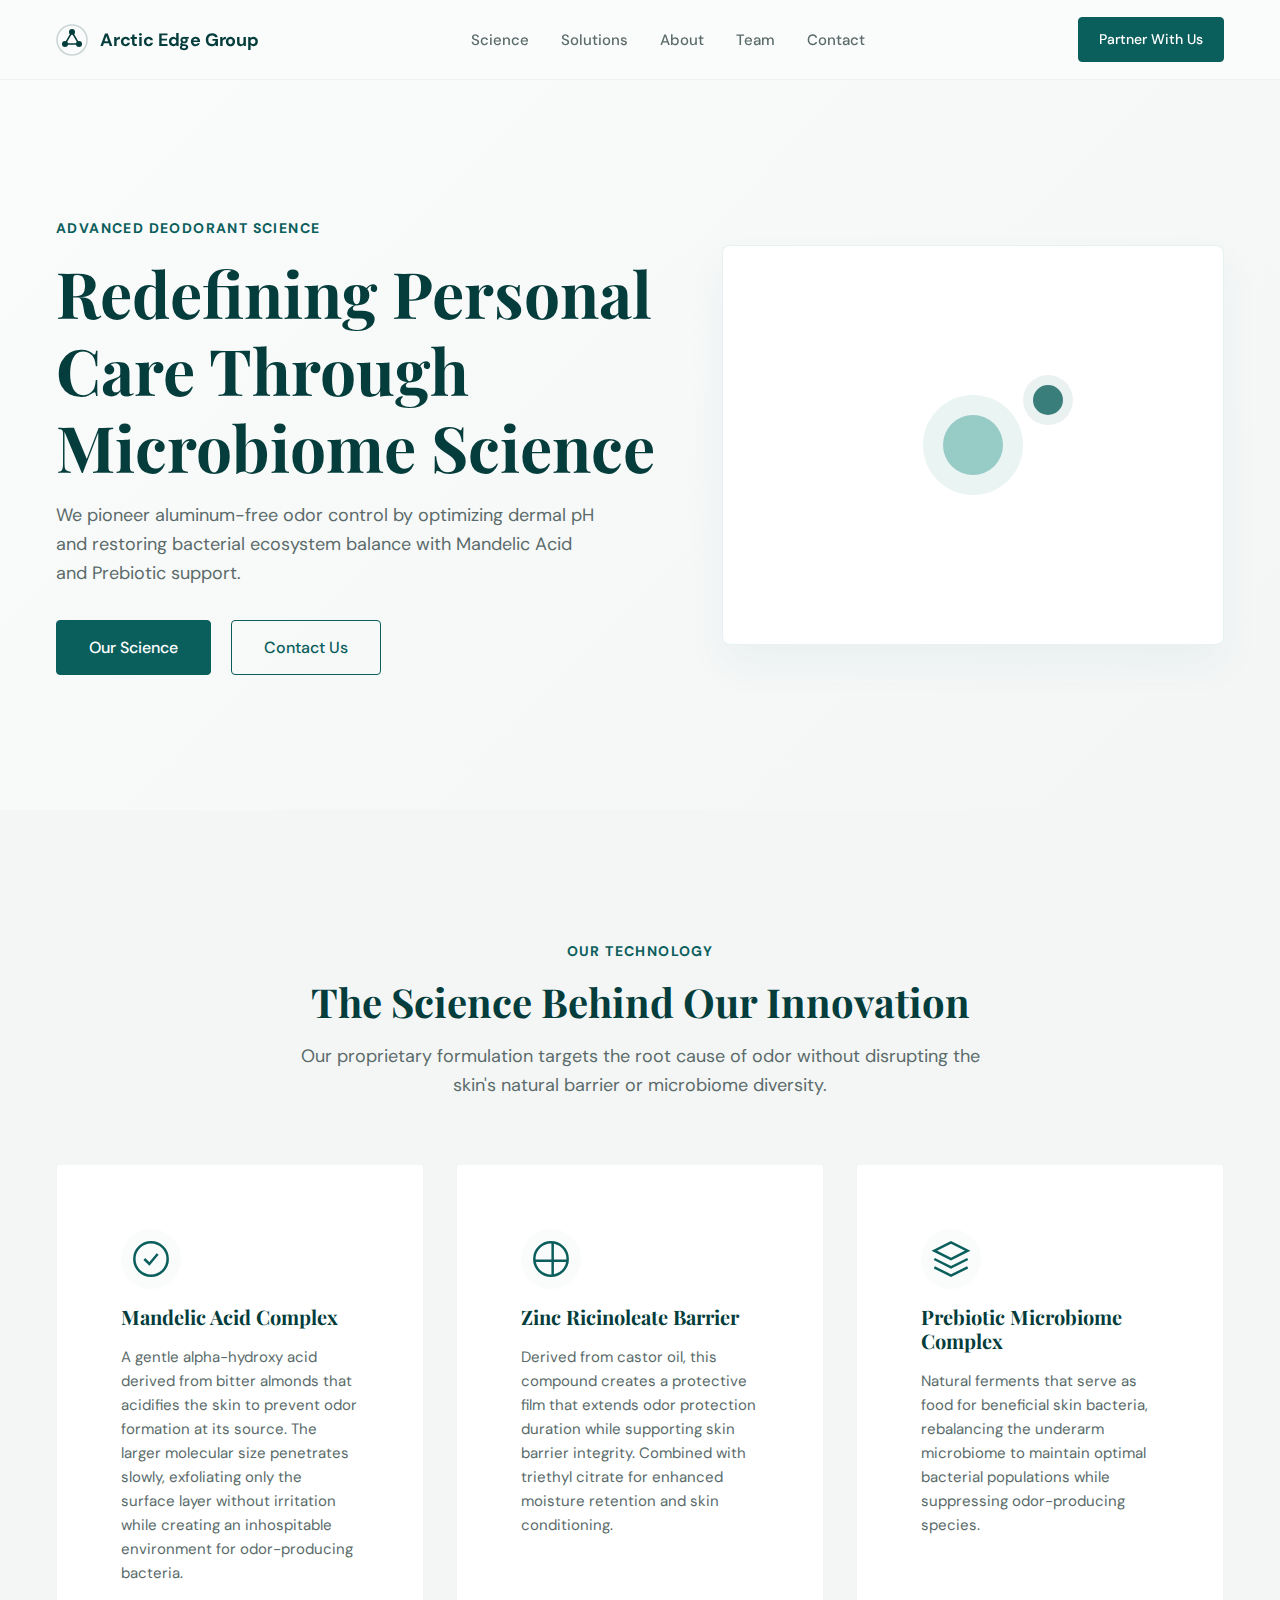
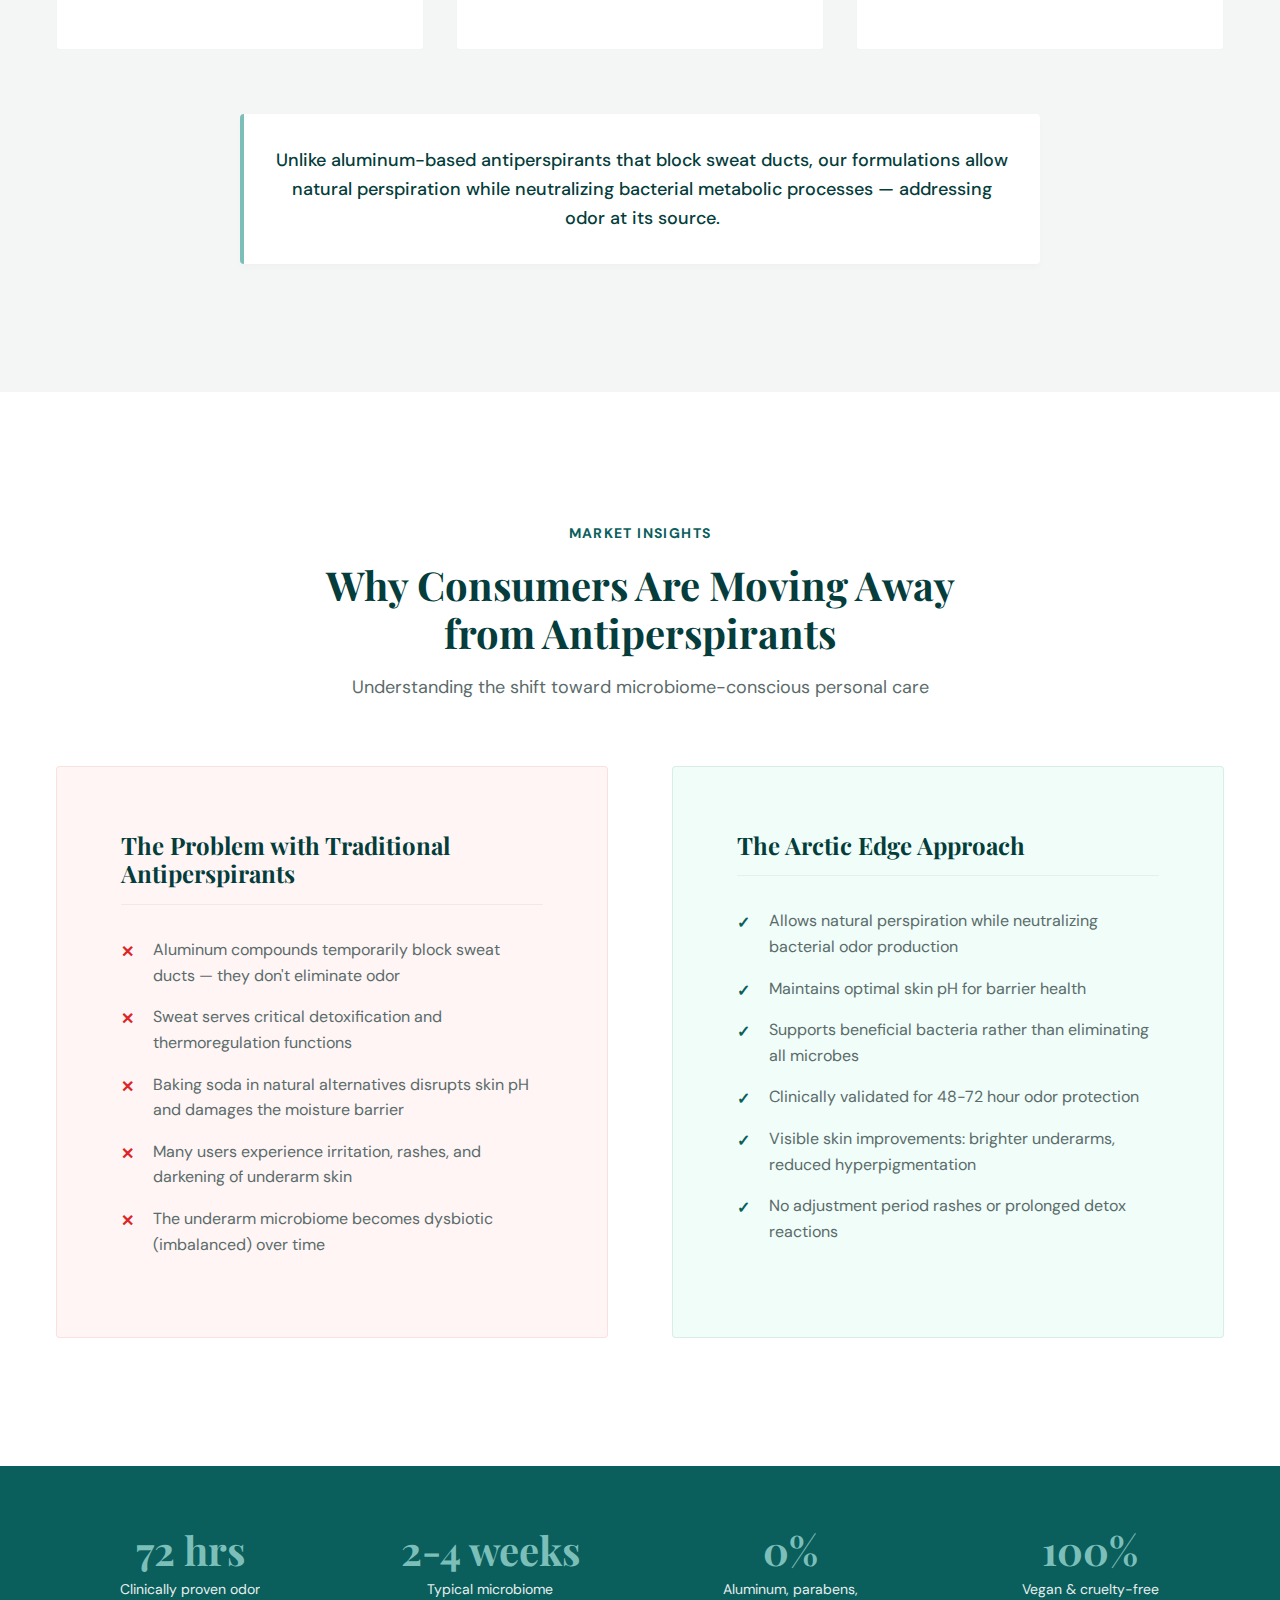
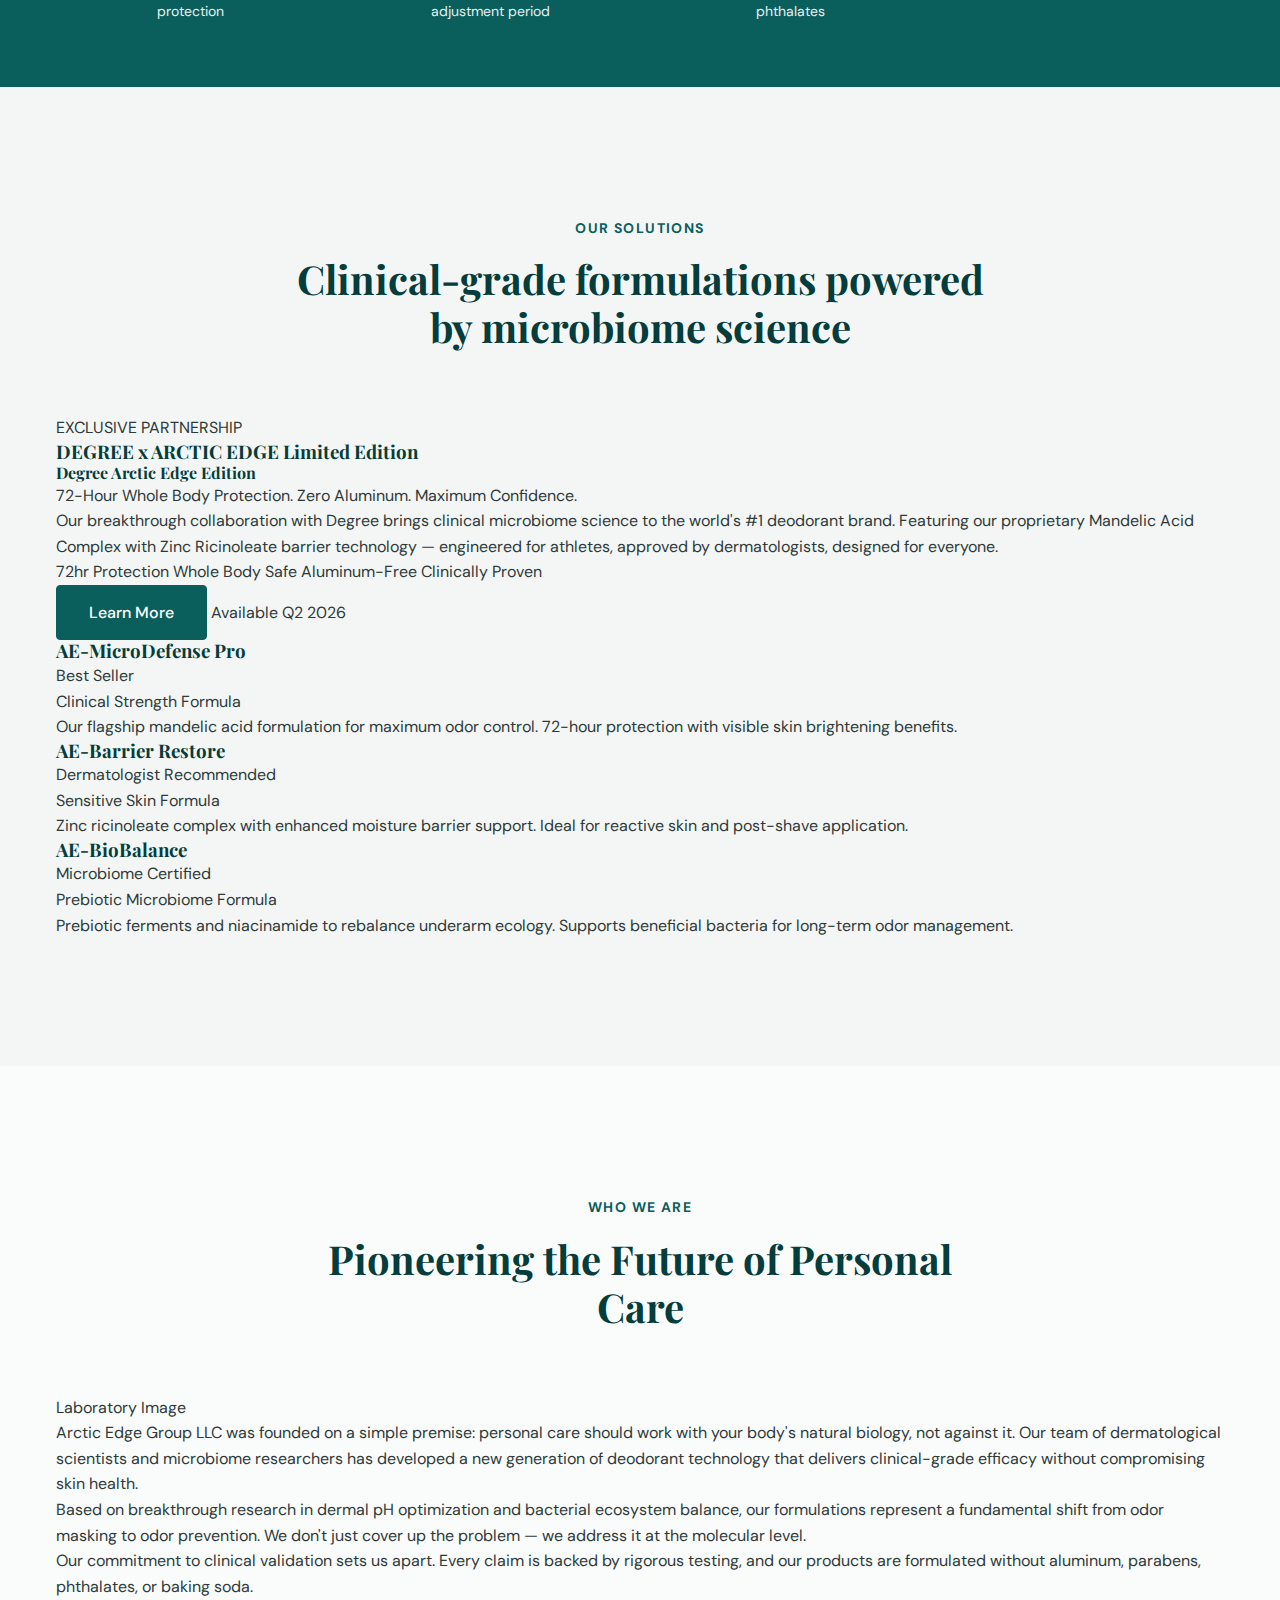
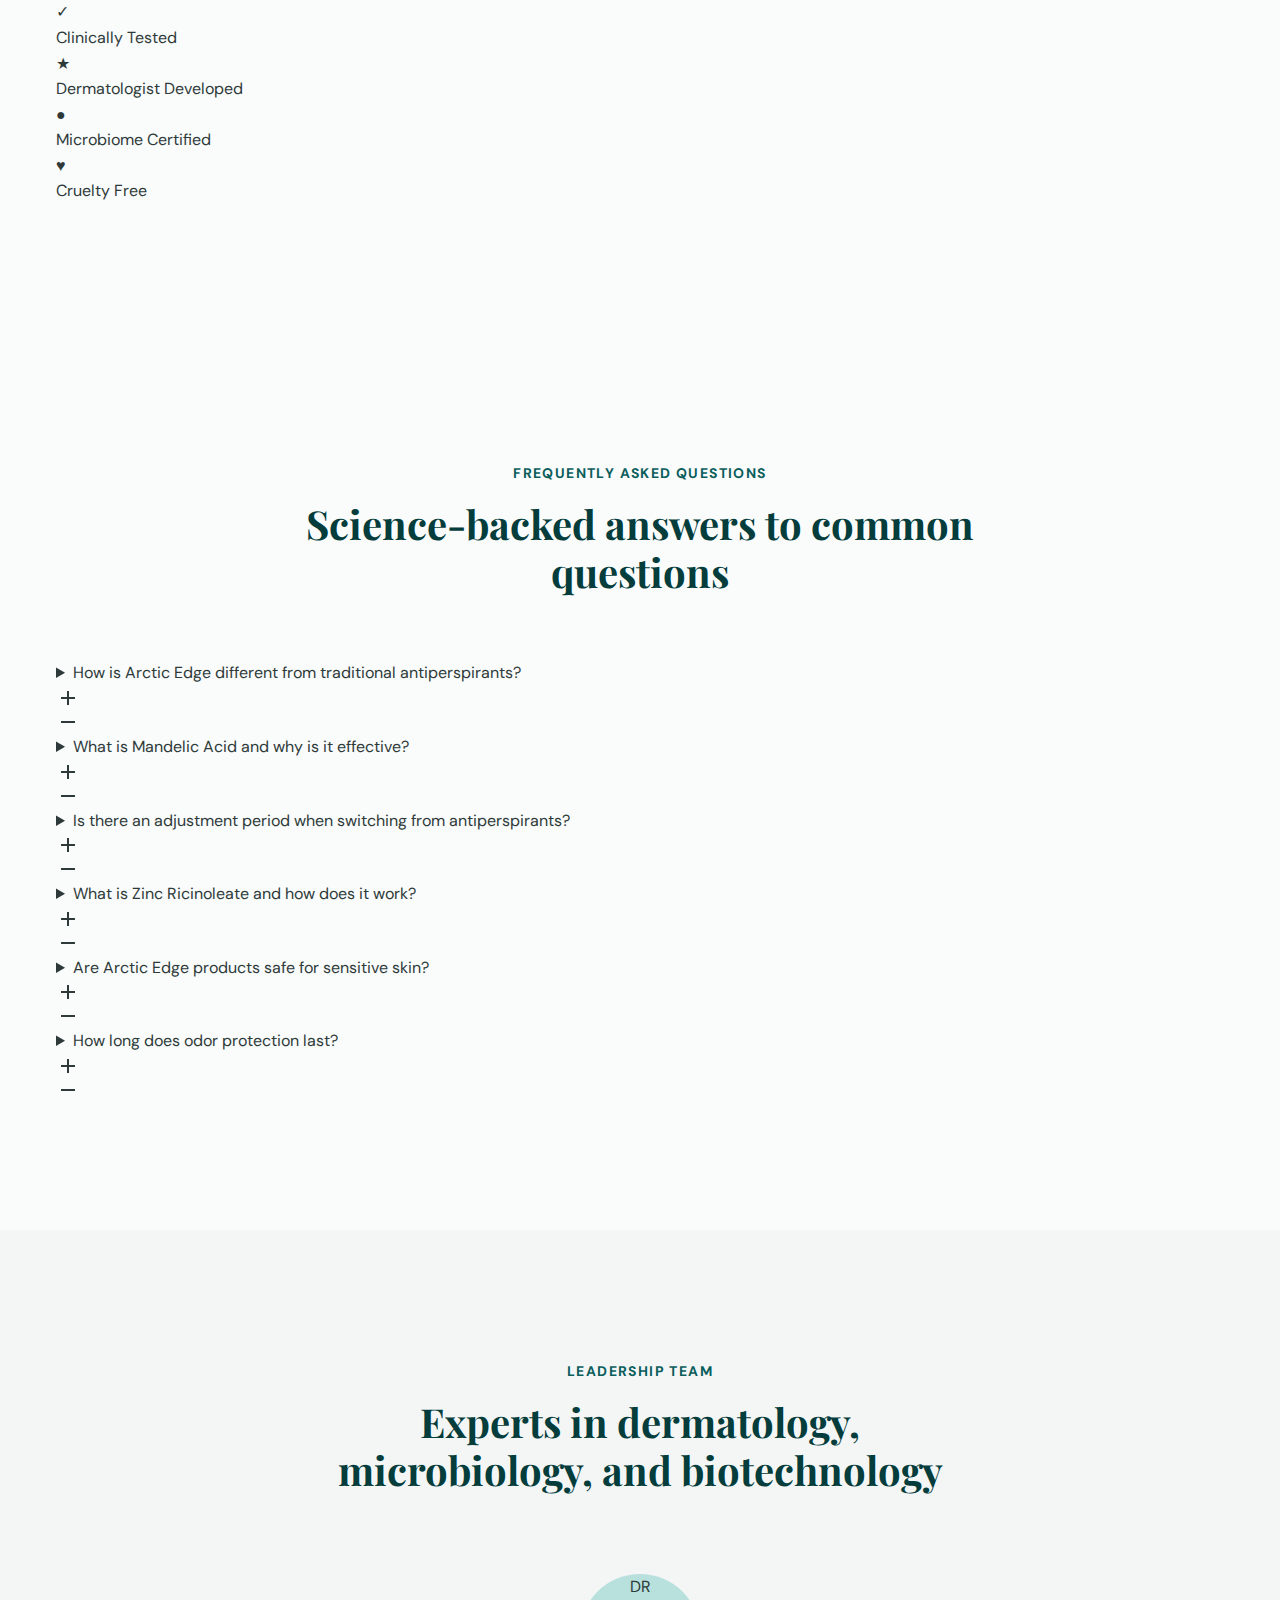
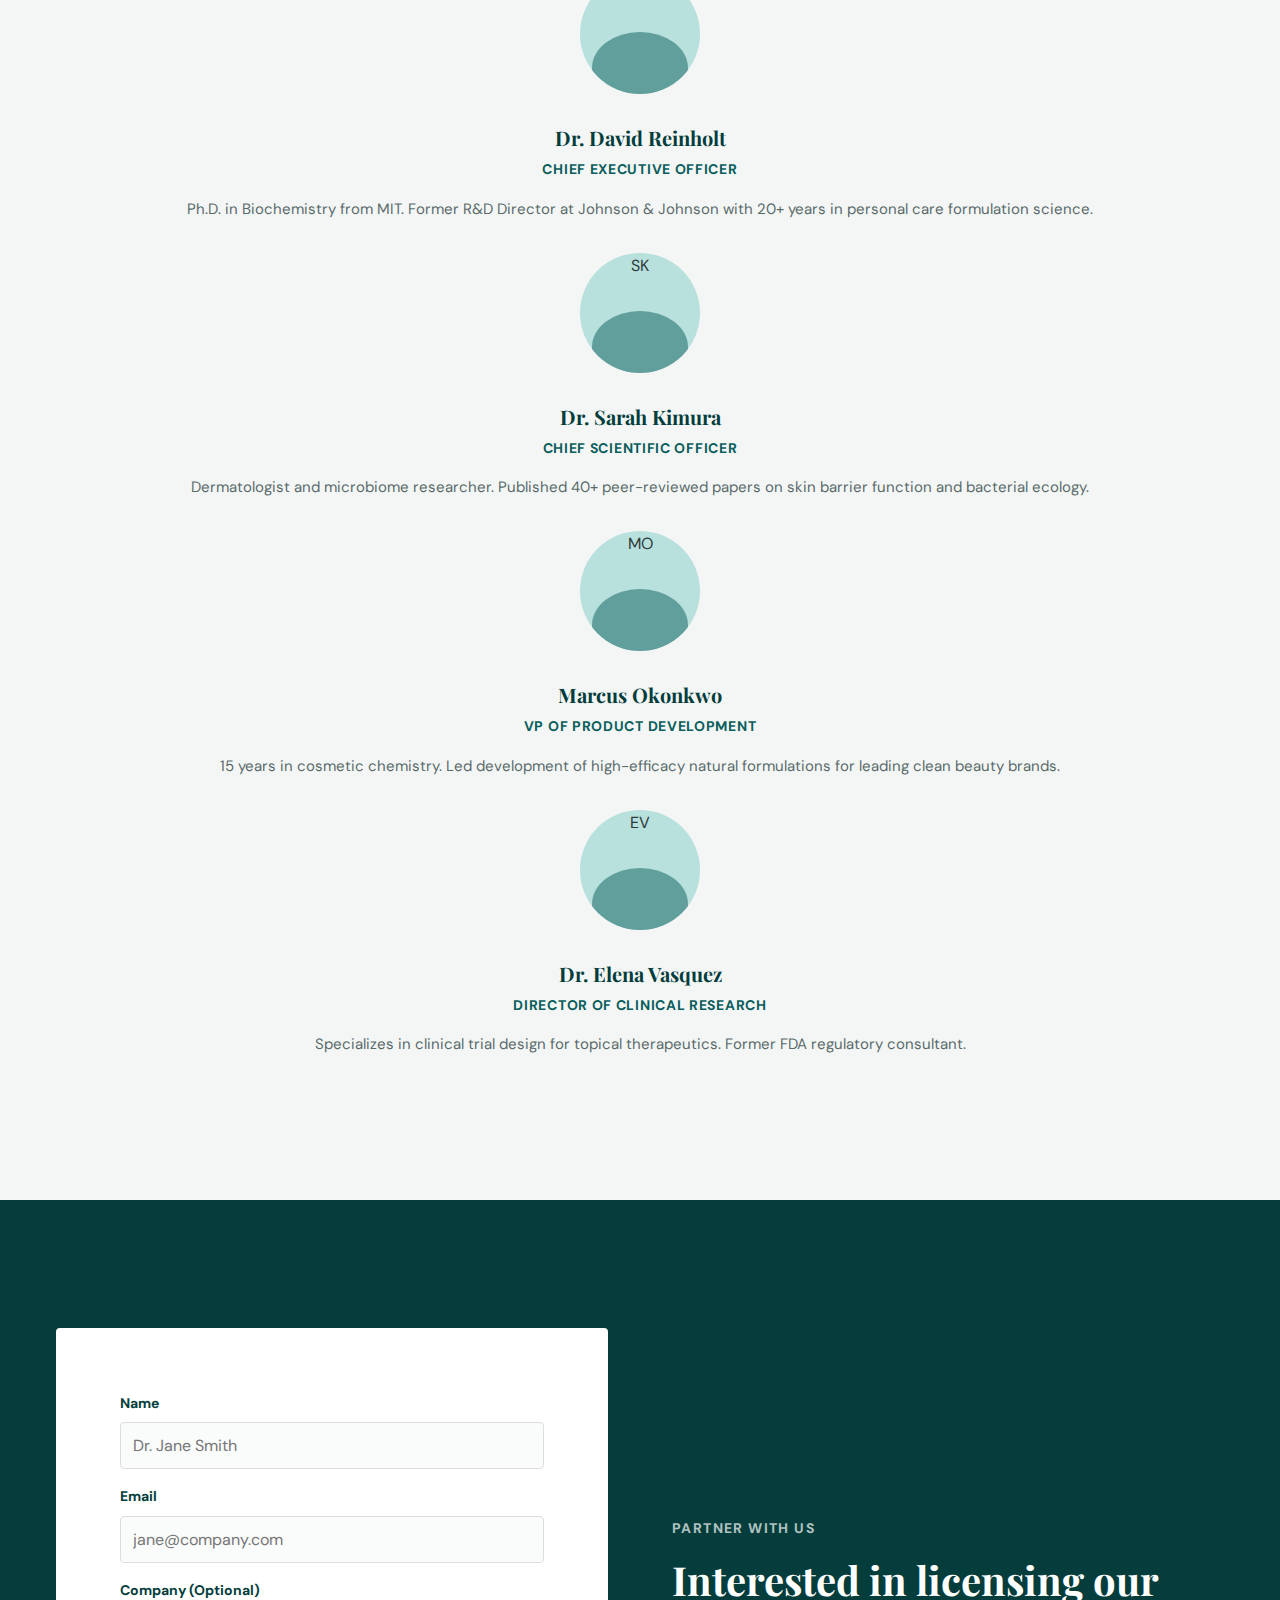
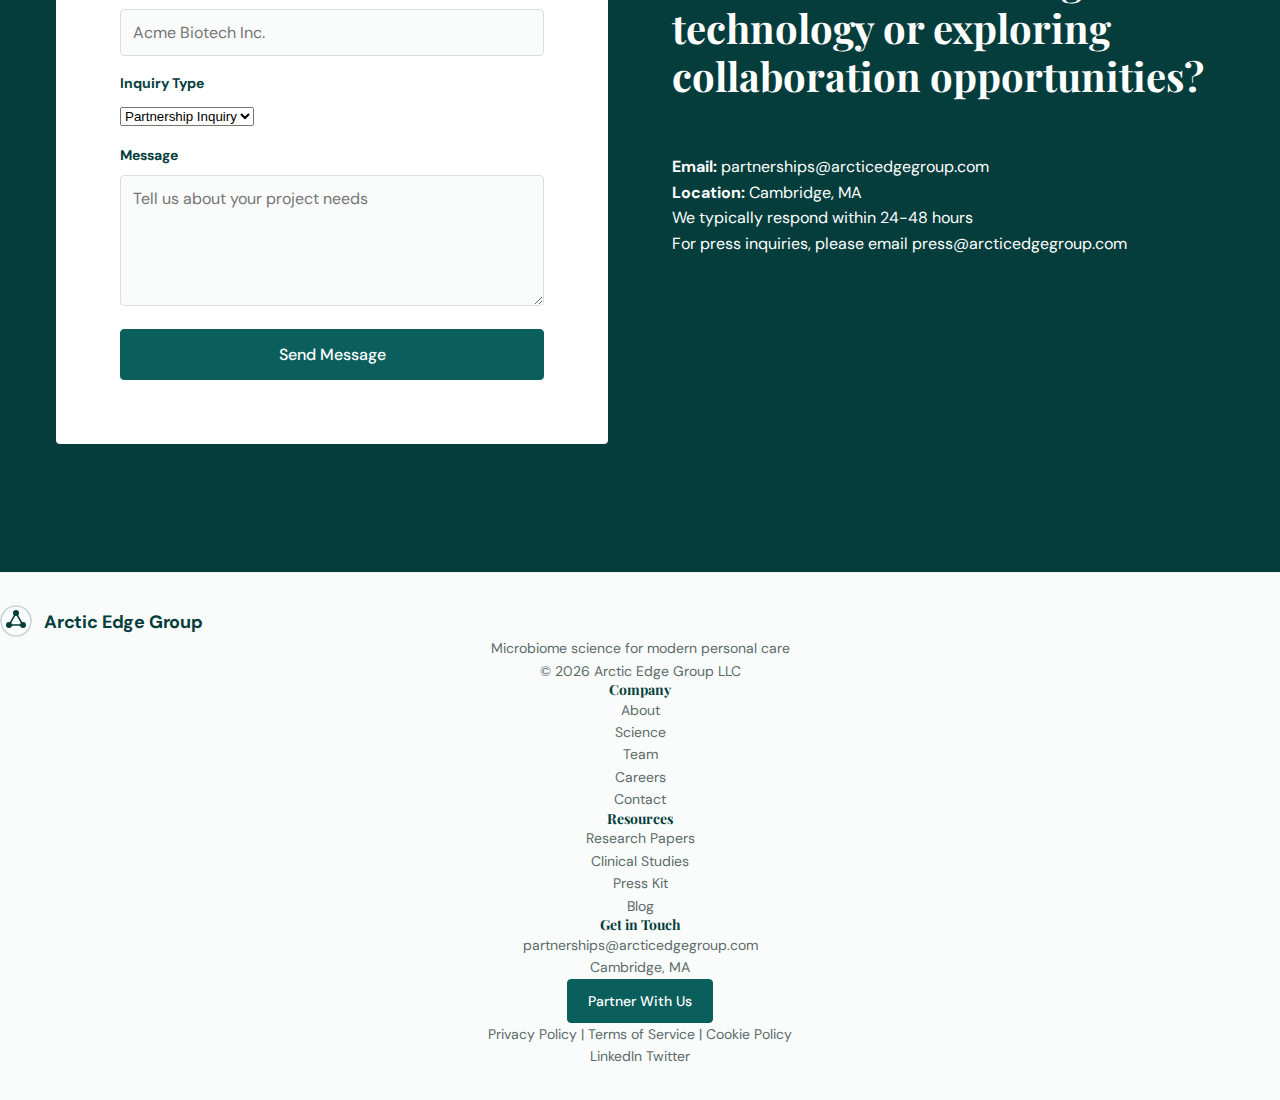
<file: index.html>
<!DOCTYPE html>
<html lang="en">

<head>
    <meta charset="UTF-8">
    <meta name="viewport" content="width=device-width, initial-scale=1.0">
    <title>Arctic Edge Group | Microbiome Science for Advanced Odor Control</title>
    <meta name="description"
        content="Pioneering aluminum-free deodorant technology using Mandelic Acid, Zinc Ricinoleate & Prebiotic Microbiome Support. Clinical-grade efficacy meets skin health.">
    <meta name="keywords"
        content="mandelic acid deodorant, microbiome deodorant, aluminum-free odor control, zinc ricinoleate, prebiotic skincare, biotech personal care">
    <meta name="author" content="Arctic Edge Group LLC">
    <meta name="robots" content="index, follow">
    <meta name="geo.region" content="US-MA">
    <meta name="geo.placename" content="Cambridge">
    <link rel="canonical" href="https://arcticedgegroup.com" />

    <!-- Open Graph Tags -->
    <meta property="og:title" content="Arctic Edge Group | Microbiome Science for Personal Care">
    <meta property="og:description"
        content="Redefining odor control through dermal pH optimization and bacterial ecosystem balance.">
    <meta property="og:type" content="website">
    <meta property="og:url" content="https://arcticedgegroup.com">
    <meta property="og:image" content="https://arcticedgegroup.com/og-image.jpg">

    <!-- Twitter Card Tags -->
    <meta name="twitter:card" content="summary_large_image">
    <meta name="twitter:title" content="Arctic Edge Group | Microbiome Science for Personal Care">
    <meta name="twitter:description"
        content="Redefining odor control through dermal pH optimization and bacterial ecosystem balance.">

    <!-- Schema Markup -->
    <script type="application/ld+json">
    {
      "@context": "https://schema.org",
      "@type": "Organization",
      "name": "Arctic Edge Group LLC",
      "url": "https://arcticedgegroup.com",
      "logo": "https://arcticedgegroup.com/logo.png",
      "description": "Biotech company specializing in microbiome-based deodorant technology",
      "foundingDate": "2024",
      "address": {
        "@type": "PostalAddress",
        "addressLocality": "Cambridge",
        "addressRegion": "MA",
        "addressCountry": "US"
      },
      "sameAs": [
        "https://linkedin.com/company/arcticedgegroup",
        "https://twitter.com/arcticedgegroup"
      ],
      "contactPoint": {
        "@type": "ContactPoint",
        "contactType": "partnerships",
        "email": "partnerships@arcticedgegroup.com"
      }
    }
    </script>

    <!-- Google Fonts -->
    <link rel="preconnect" href="https://fonts.googleapis.com">
    <link rel="preconnect" href="https://fonts.gstatic.com" crossorigin>
    <link
        href="https://fonts.googleapis.com/css2?family=DM+Sans:opsz,wght@9..40,400;500;700&family=Playfair+Display:wght@400;600;700&display=swap"
        rel="stylesheet">

    <link rel="stylesheet" href="styles.css">
</head>

<body>

    <header class="header">
        <div class="container header-container">
            <a href="#" class="logo">
                <svg class="logo-icon" width="32" height="32" viewBox="0 0 32 32" fill="none"
                    xmlns="http://www.w3.org/2000/svg">
                    <!-- Simple geometric molecular representation -->
                    <circle cx="16" cy="16" r="15" stroke="currentColor" stroke-width="1.5" stroke-opacity="0.2" />
                    <circle cx="16" cy="8" r="3" fill="currentColor" />
                    <circle cx="23" cy="20" r="3" fill="currentColor" />
                    <circle cx="9" cy="20" r="3" fill="currentColor" />
                    <path d="M16 8L23 20L9 20L16 8Z" stroke="currentColor" stroke-width="1.5" />
                </svg>
                <span class="logo-text">Arctic Edge Group</span>
            </a>

            <nav class="nav">
                <ul class="nav-list">
                    <li><a href="#science" class="nav-link">Science</a></li>
                    <li><a href="#solutions" class="nav-link">Solutions</a></li>
                    <li><a href="#about" class="nav-link">About</a></li>
                    <li><a href="#team" class="nav-link">Team</a></li>
                    <li><a href="#contact" class="nav-link">Contact</a></li>
                </ul>
            </nav>

            <a href="#partner" class="btn btn-primary btn-sm">Partner With Us</a>
        </div>
    </header>

    <main>
        <section class="hero">
            <div class="container hero-container">
                <div class="hero-content">
                    <span class="eyebrow">Advanced Deodorant Science</span>
                    <h1 class="hero-headline">Redefining Personal Care Through Microbiome Science</h1>
                    <p class="hero-subtext">
                        We pioneer aluminum-free odor control by optimizing dermal pH and restoring bacterial ecosystem
                        balance with Mandelic Acid and Prebiotic support.
                    </p>
                    <div class="hero-actions">
                        <a href="#science" class="btn btn-primary">Our Science</a>
                        <a href="#contact" class="btn btn-secondary">Contact Us</a>
                    </div>
                </div>
                <div class="hero-visual">
                    <!-- Placeholder for molecular/scientific visual -->
                    <div class="molecule-placeholder">
                        <div class="molecule-structure"></div>
                    </div>
                </div>
            </div>
        </section>

        <section id="science" class="section section-science">
            <div class="container">
                <div class="section-header">
                    <span class="eyebrow">Our Technology</span>
                    <h2 class="section-headline">The Science Behind Our Innovation</h2>
                    <p class="section-subtext">Our proprietary formulation targets the root cause of odor without
                        disrupting the skin's natural barrier or microbiome diversity.</p>
                </div>

                <div class="grid-3">
                    <div class="card">
                        <div class="card-icon">
                            <svg width="40" height="40" viewBox="0 0 24 24" fill="none" stroke="currentColor"
                                stroke-width="1.5">
                                <circle cx="12" cy="12" r="10" />
                                <path d="M8 12L11 15L16 9" />
                            </svg>
                        </div>
                        <h3 class="card-title">Mandelic Acid Complex</h3>
                        <p class="card-text">A gentle alpha-hydroxy acid derived from bitter almonds that acidifies the
                            skin to prevent odor formation at its source. The larger molecular size penetrates slowly,
                            exfoliating only the surface layer without irritation while creating an inhospitable
                            environment for odor-producing bacteria.</p>
                    </div>

                    <div class="card">
                        <div class="card-icon">
                            <svg width="40" height="40" viewBox="0 0 24 24" fill="none" stroke="currentColor"
                                stroke-width="1.5">
                                <path
                                    d="M12 22C17.5228 22 22 17.5228 22 12C22 6.47715 17.5228 2 12 2C6.47715 2 2 6.47715 2 12C2 17.5228 6.47715 22 12 22Z" />
                                <path d="M2.05 13H21.95M13 2.05V21.95" />
                            </svg>
                        </div>
                        <h3 class="card-title">Zinc Ricinoleate Barrier</h3>
                        <p class="card-text">Derived from castor oil, this compound creates a protective film that
                            extends odor protection duration while supporting skin barrier integrity. Combined with
                            triethyl citrate for enhanced moisture retention and skin conditioning.</p>
                    </div>

                    <div class="card">
                        <div class="card-icon">
                            <svg width="40" height="40" viewBox="0 0 24 24" fill="none" stroke="currentColor"
                                stroke-width="1.5">
                                <path d="M12 2L2 7L12 12L22 7L12 2Z" />
                                <path d="M2 17L12 22L22 17" />
                                <path d="M2 12L12 17L22 12" />
                            </svg>
                        </div>
                        <h3 class="card-title">Prebiotic Microbiome Complex</h3>
                        <p class="card-text">Natural ferments that serve as food for beneficial skin bacteria,
                            rebalancing the underarm microbiome to maintain optimal bacterial populations while
                            suppressing odor-producing species.</p>
                    </div>
                </div>

                <div class="science-callout">
                    <p>Unlike aluminum-based antiperspirants that block sweat ducts, our formulations allow natural
                        perspiration while neutralizing bacterial metabolic processes — addressing odor at its source.
                    </p>
                </div>
            </div>
        </section>

        <section id="why-switch" class="section section-why-switch">
            <div class="container">
                <div class="section-header">
                    <span class="eyebrow">Market Insights</span>
                    <h2 class="section-headline">Why Consumers Are Moving Away from Antiperspirants</h2>
                    <p class="section-subtext">Understanding the shift toward microbiome-conscious personal care</p>
                </div>

                <div class="comparison-grid">
                    <div class="comparison-column column-problem">
                        <h3 class="column-title">The Problem with Traditional Antiperspirants</h3>
                        <ul class="comparison-list list-problem">
                            <li>Aluminum compounds temporarily block sweat ducts — they don't eliminate odor</li>
                            <li>Sweat serves critical detoxification and thermoregulation functions</li>
                            <li>Baking soda in natural alternatives disrupts skin pH and damages the moisture barrier
                            </li>
                            <li>Many users experience irritation, rashes, and darkening of underarm skin</li>
                            <li>The underarm microbiome becomes dysbiotic (imbalanced) over time</li>
                        </ul>
                    </div>

                    <div class="comparison-column column-solution">
                        <h3 class="column-title">The Arctic Edge Approach</h3>
                        <ul class="comparison-list list-solution">
                            <li>Allows natural perspiration while neutralizing bacterial odor production</li>
                            <li>Maintains optimal skin pH for barrier health</li>
                            <li>Supports beneficial bacteria rather than eliminating all microbes</li>
                            <li>Clinically validated for 48-72 hour odor protection</li>
                            <li>Visible skin improvements: brighter underarms, reduced hyperpigmentation</li>
                            <li>No adjustment period rashes or prolonged detox reactions</li>
                        </ul>
                    </div>
                </div>
            </div>

            <div class="stats-banner">
                <div class="container stats-container">
                    <div class="stat-box">
                        <span class="stat-value">72 hrs</span>
                        <span class="stat-desc">Clinically proven odor protection</span>
                    </div>
                    <div class="stat-box">
                        <span class="stat-value">2-4 weeks</span>
                        <span class="stat-desc">Typical microbiome adjustment period</span>
                    </div>
                    <div class="stat-box">
                        <span class="stat-value">0%</span>
                        <span class="stat-desc">Aluminum, parabens, phthalates</span>
                    </div>
                    <div class="stat-box">
                        <span class="stat-value">100%</span>
                        <span class="stat-desc">Vegan & cruelty-free</span>
                    </div>
                </div>
            </div>
        </section>

        <section id="solutions" class="section section-solutions">
            <div class="container">
                <div class="section-header">
                    <span class="eyebrow">Our Solutions</span>
                    <h2 class="section-headline">Clinical-grade formulations powered by microbiome science</h2>
                </div>

                <!-- Hero Product Card -->
                <div class="product-hero">
                    <div class="product-hero-content">
                        <div class="hero-badge">EXCLUSIVE PARTNERSHIP</div>
                        <h3 class="hero-product-title">
                            <span class="brand-collab">DEGREE x ARCTIC EDGE</span>
                            <span class="edition-tag">Limited Edition</span>
                        </h3>
                        <h4 class="product-name">Degree Arctic Edge Edition</h4>
                        <p class="product-tagline">72-Hour Whole Body Protection. Zero Aluminum. Maximum Confidence.</p>
                        <p class="product-description">
                            Our breakthrough collaboration with Degree brings clinical microbiome science to the world's
                            #1 deodorant brand.
                            Featuring our proprietary Mandelic Acid Complex with Zinc Ricinoleate barrier technology —
                            engineered for athletes,
                            approved by dermatologists, designed for everyone.
                        </p>

                        <div class="feature-badges">
                            <span class="f-badge">72hr Protection</span>
                            <span class="f-badge">Whole Body Safe</span>
                            <span class="f-badge">Aluminum-Free</span>
                            <span class="f-badge">Clinically Proven</span>
                        </div>

                        <div class="hero-actions">
                            <a href="#" class="btn btn-primary">Learn More</a>
                            <span class="availability-text">Available Q2 2026</span>
                        </div>
                    </div>
                </div>

                <!-- Product Grid -->
                <div class="product-grid">
                    <!-- Card 1 -->
                    <div class="product-card">
                        <div class="card-header">
                            <h3 class="p-name">AE-MicroDefense Pro</h3>
                            <span class="p-tag tag-best">Best Seller</span>
                        </div>
                        <p class="p-type">Clinical Strength Formula</p>
                        <p class="p-desc">Our flagship mandelic acid formulation for maximum odor control. 72-hour
                            protection with visible skin brightening benefits.</p>
                    </div>

                    <!-- Card 2 -->
                    <div class="product-card">
                        <div class="card-header">
                            <h3 class="p-name">AE-Barrier Restore</h3>
                            <span class="p-tag tag-derm">Dermatologist Recommended</span>
                        </div>
                        <p class="p-type">Sensitive Skin Formula</p>
                        <p class="p-desc">Zinc ricinoleate complex with enhanced moisture barrier support. Ideal for
                            reactive skin and post-shave application.</p>
                    </div>

                    <!-- Card 3 -->
                    <div class="product-card">
                        <div class="card-header">
                            <h3 class="p-name">AE-BioBalance</h3>
                            <span class="p-tag tag-micro">Microbiome Certified</span>
                        </div>
                        <p class="p-type">Prebiotic Microbiome Formula</p>
                        <p class="p-desc">Prebiotic ferments and niacinamide to rebalance underarm ecology. Supports
                            beneficial bacteria for long-term odor management.</p>
                    </div>
                </div>

                <script type="application/ld+json">
                {
                  "@context": "https://schema.org",
                  "@type": "Product",
                  "name": "Degree Arctic Edge Edition",
                  "description": "72-hour whole body deodorant featuring Mandelic Acid Complex with Zinc Ricinoleate",
                  "brand": {
                    "@type": "Brand",
                    "name": "Degree x Arctic Edge"
                  },
                  "manufacturer": {
                    "@type": "Organization",
                    "name": "Arctic Edge Group LLC"
                  },
                  "category": "Deodorant",
                  "keywords": "aluminum-free deodorant, whole body deodorant, microbiome deodorant"
                }
                </script>
            </div>
        </section>

        <section id="about" class="section section-about-company">
            <div class="container">
                <div class="section-header">
                    <span class="eyebrow">Who We Are</span>
                    <h2 class="section-headline">Pioneering the Future of Personal Care</h2>
                </div>

                <div class="about-company-grid">
                    <div class="about-image-col">
                        <div class="lab-placeholder">
                            <span>Laboratory Image</span>
                        </div>
                    </div>
                    <div class="about-content-col">
                        <p>Arctic Edge Group LLC was founded on a simple premise: personal care should work with your
                            body's natural biology, not against it. Our team of dermatological scientists and microbiome
                            researchers has developed a new generation of deodorant technology that delivers
                            clinical-grade efficacy without compromising skin health.</p>
                        <p>Based on breakthrough research in dermal pH optimization and bacterial ecosystem balance, our
                            formulations represent a fundamental shift from odor masking to odor prevention. We don't
                            just cover up the problem — we address it at the molecular level.</p>
                        <p>Our commitment to clinical validation sets us apart. Every claim is backed by rigorous
                            testing, and our products are formulated without aluminum, parabens, phthalates, or baking
                            soda.</p>
                    </div>
                </div>

                <div class="trust-indicators">
                    <div class="trust-item">
                        <div class="trust-icon">✓</div>
                        <span>Clinically Tested</span>
                    </div>
                    <div class="trust-item">
                        <div class="trust-icon">★</div>
                        <span>Dermatologist Developed</span>
                    </div>
                    <div class="trust-item">
                        <div class="trust-icon">●</div>
                        <span>Microbiome Certified</span>
                    </div>
                    <div class="trust-item">
                        <div class="trust-icon">♥</div>
                        <span>Cruelty Free</span>
                    </div>
                </div>
            </div>
        </section>

        <section id="faq" class="section section-faq">
            <div class="container">
                <div class="section-header">
                    <span class="eyebrow">Frequently Asked Questions</span>
                    <h2 class="section-headline">Science-backed answers to common questions</h2>
                </div>

                <div class="faq-grid">
                    <div class="faq-item">
                        <details>
                            <summary>
                                <span class="faq-question">How is Arctic Edge different from traditional
                                    antiperspirants?</span>
                                <span class="faq-icon-wrapper">
                                    <svg class="icon-plus" width="24" height="24" viewBox="0 0 24 24" fill="none"
                                        stroke="currentColor" stroke-width="2">
                                        <path d="M12 5v14M5 12h14" />
                                    </svg>
                                    <svg class="icon-minus" width="24" height="24" viewBox="0 0 24 24" fill="none"
                                        stroke="currentColor" stroke-width="2">
                                        <path d="M5 12h14" />
                                    </svg>
                                </span>
                            </summary>
                            <div class="faq-answer">
                                <p>Traditional antiperspirants use aluminum compounds to physically block sweat ducts.
                                    Arctic Edge technology allows natural perspiration while neutralizing odor-causing
                                    bacteria through pH optimization and microbiome support. You stay dry where it
                                    matters, without disrupting your body's natural thermoregulation.</p>
                            </div>
                        </details>
                    </div>

                    <div class="faq-item">
                        <details>
                            <summary>
                                <span class="faq-question">What is Mandelic Acid and why is it effective?</span>
                                <span class="faq-icon-wrapper">
                                    <svg class="icon-plus" width="24" height="24" viewBox="0 0 24 24" fill="none"
                                        stroke="currentColor" stroke-width="2">
                                        <path d="M12 5v14M5 12h14" />
                                    </svg>
                                    <svg class="icon-minus" width="24" height="24" viewBox="0 0 24 24" fill="none"
                                        stroke="currentColor" stroke-width="2">
                                        <path d="M5 12h14" />
                                    </svg>
                                </span>
                            </summary>
                            <div class="faq-answer">
                                <p>Mandelic Acid is a gentle alpha-hydroxy acid (AHA) derived from bitter almonds. Its
                                    larger molecular size allows for slow, controlled penetration that exfoliates only
                                    the surface layer without irritation. It acidifies the skin to create an
                                    inhospitable environment for odor-producing bacteria while brightening skin tone.
                                </p>
                            </div>
                        </details>
                    </div>

                    <div class="faq-item">
                        <details>
                            <summary>
                                <span class="faq-question">Is there an adjustment period when switching from
                                    antiperspirants?</span>
                                <span class="faq-icon-wrapper">
                                    <svg class="icon-plus" width="24" height="24" viewBox="0 0 24 24" fill="none"
                                        stroke="currentColor" stroke-width="2">
                                        <path d="M12 5v14M5 12h14" />
                                    </svg>
                                    <svg class="icon-minus" width="24" height="24" viewBox="0 0 24 24" fill="none"
                                        stroke="currentColor" stroke-width="2">
                                        <path d="M5 12h14" />
                                    </svg>
                                </span>
                            </summary>
                            <div class="faq-answer">
                                <p>Most users experience a 2-4 week adjustment period as the underarm microbiome
                                    rebalances. During this time, your body transitions from blocked sweat ducts to
                                    natural perspiration with bacterial odor control. Unlike many natural alternatives,
                                    our formulations minimize detox reactions.</p>
                            </div>
                        </details>
                    </div>

                    <div class="faq-item">
                        <details>
                            <summary>
                                <span class="faq-question">What is Zinc Ricinoleate and how does it work?</span>
                                <span class="faq-icon-wrapper">
                                    <svg class="icon-plus" width="24" height="24" viewBox="0 0 24 24" fill="none"
                                        stroke="currentColor" stroke-width="2">
                                        <path d="M12 5v14M5 12h14" />
                                    </svg>
                                    <svg class="icon-minus" width="24" height="24" viewBox="0 0 24 24" fill="none"
                                        stroke="currentColor" stroke-width="2">
                                        <path d="M5 12h14" />
                                    </svg>
                                </span>
                            </summary>
                            <div class="faq-answer">
                                <p>Zinc Ricinoleate is derived from castor oil and creates a protective film on the skin
                                    that traps and neutralizes odor molecules. Combined with our Mandelic Acid Complex,
                                    it extends protection duration while supporting the skin's moisture barrier.</p>
                            </div>
                        </details>
                    </div>

                    <div class="faq-item">
                        <details>
                            <summary>
                                <span class="faq-question">Are Arctic Edge products safe for sensitive skin?</span>
                                <span class="faq-icon-wrapper">
                                    <svg class="icon-plus" width="24" height="24" viewBox="0 0 24 24" fill="none"
                                        stroke="currentColor" stroke-width="2">
                                        <path d="M12 5v14M5 12h14" />
                                    </svg>
                                    <svg class="icon-minus" width="24" height="24" viewBox="0 0 24 24" fill="none"
                                        stroke="currentColor" stroke-width="2">
                                        <path d="M5 12h14" />
                                    </svg>
                                </span>
                            </summary>
                            <div class="faq-answer">
                                <p>Yes. Our formulations are baking soda-free, aluminum-free, and clinically tested for
                                    sensitive skin. The AE-Barrier Restore formula is specifically designed for reactive
                                    skin types and post-shave application.</p>
                            </div>
                        </details>
                    </div>

                    <div class="faq-item">
                        <details>
                            <summary>
                                <span class="faq-question">How long does odor protection last?</span>
                                <span class="faq-icon-wrapper">
                                    <svg class="icon-plus" width="24" height="24" viewBox="0 0 24 24" fill="none"
                                        stroke="currentColor" stroke-width="2">
                                        <path d="M12 5v14M5 12h14" />
                                    </svg>
                                    <svg class="icon-minus" width="24" height="24" viewBox="0 0 24 24" fill="none"
                                        stroke="currentColor" stroke-width="2">
                                        <path d="M5 12h14" />
                                    </svg>
                                </span>
                            </summary>
                            <div class="faq-answer">
                                <p>Our clinical formulations provide 48-72 hours of odor protection depending on
                                    activity level. The Degree Arctic Edge Edition is validated for 72-hour whole-body
                                    protection under athletic conditions.</p>
                            </div>
                        </details>
                    </div>
                </div>

                <script type="application/ld+json">
                {
                  "@context": "https://schema.org",
                  "@type": "FAQPage",
                  "mainEntity": [
                    {
                      "@type": "Question",
                      "name": "How is Arctic Edge different from traditional antiperspirants?",
                      "acceptedAnswer": {
                        "@type": "Answer",
                        "text": "Traditional antiperspirants use aluminum compounds to physically block sweat ducts. Arctic Edge technology allows natural perspiration while neutralizing odor-causing bacteria through pH optimization and microbiome support."
                      }
                    },
                    {
                      "@type": "Question",
                      "name": "What is Mandelic Acid and why is it effective?",
                      "acceptedAnswer": {
                        "@type": "Answer",
                        "text": "Mandelic Acid is a gentle alpha-hydroxy acid derived from bitter almonds. Its larger molecular size allows for slow, controlled penetration that exfoliates only the surface layer without irritation."
                      }
                    },
                    {
                      "@type": "Question",
                      "name": "Is there an adjustment period when switching from antiperspirants?",
                      "acceptedAnswer": {
                        "@type": "Answer",
                        "text": "Most users experience a 2-4 week adjustment period as the underarm microbiome rebalances."
                      }
                    },
                    {
                      "@type": "Question",
                      "name": "What is Zinc Ricinoleate and how does it work?",
                      "acceptedAnswer": {
                        "@type": "Answer",
                        "text": "Zinc Ricinoleate is derived from castor oil and creates a protective film on the skin that traps and neutralizes odor molecules."
                      }
                    },
                    {
                      "@type": "Question",
                      "name": "Are Arctic Edge products safe for sensitive skin?",
                      "acceptedAnswer": {
                        "@type": "Answer",
                        "text": "Yes. Our formulations are baking soda-free, aluminum-free, and clinically tested for sensitive skin."
                      }
                    },
                    {
                      "@type": "Question",
                      "name": "How long does odor protection last?",
                      "acceptedAnswer": {
                        "@type": "Answer",
                        "text": "Our clinical formulations provide 48-72 hours of odor protection depending on activity level."
                      }
                    }
                  ]
                }
                </script>
            </div>
        </section>

        <section id="team" class="section section-team">
            <div class="container">
                <div class="section-header">
                    <span class="eyebrow">Leadership Team</span>
                    <h2 class="section-headline">Experts in dermatology, microbiology, and biotechnology</h2>
                </div>

                <div class="team-grid">
                    <div class="team-card">
                        <div class="team-photo photo-dr">
                            <span>DR</span>
                        </div>
                        <h3 class="team-name">Dr. David Reinholt</h3>
                        <span class="team-role">Chief Executive Officer</span>
                        <p class="team-bio">Ph.D. in Biochemistry from MIT. Former R&D Director at Johnson & Johnson
                            with 20+ years in personal care formulation science.</p>
                    </div>

                    <div class="team-card">
                        <div class="team-photo photo-sk">
                            <span>SK</span>
                        </div>
                        <h3 class="team-name">Dr. Sarah Kimura</h3>
                        <span class="team-role">Chief Scientific Officer</span>
                        <p class="team-bio">Dermatologist and microbiome researcher. Published 40+ peer-reviewed papers
                            on skin barrier function and bacterial ecology.</p>
                    </div>

                    <div class="team-card">
                        <div class="team-photo photo-mo">
                            <span>MO</span>
                        </div>
                        <h3 class="team-name">Marcus Okonkwo</h3>
                        <span class="team-role">VP of Product Development</span>
                        <p class="team-bio">15 years in cosmetic chemistry. Led development of high-efficacy natural
                            formulations for leading clean beauty brands.</p>
                    </div>

                    <div class="team-card">
                        <div class="team-photo photo-ev">
                            <span>EV</span>
                        </div>
                        <h3 class="team-name">Dr. Elena Vasquez</h3>
                        <span class="team-role">Director of Clinical Research</span>
                        <p class="team-bio">Specializes in clinical trial design for topical therapeutics. Former FDA
                            regulatory consultant.</p>
                    </div>
                </div>
            </div>
        </section>







        <section id="contact" class="section section-contact">
            <div class="container contact-container">
                <div class="contact-form-wrapper">
                    <form class="contact-form" action="#" method="POST">
                        <div class="form-group">
                            <label for="name">Name</label>
                            <input type="text" id="name" name="name" placeholder="Dr. Jane Smith" required>
                        </div>
                        <div class="form-group">
                            <label for="email">Email</label>
                            <input type="email" id="email" name="email" placeholder="jane@company.com" required>
                        </div>
                        <div class="form-group">
                            <label for="company">Company (Optional)</label>
                            <input type="text" id="company" name="company" placeholder="Acme Biotech Inc.">
                        </div>
                        <div class="form-group">
                            <label for="inquiry-type">Inquiry Type</label>
                            <div class="select-wrapper">
                                <select id="inquiry-type" name="inquiry-type">
                                    <option value="partnership">Partnership Inquiry</option>
                                    <option value="licensing">Licensing</option>
                                    <option value="press">Press/Media</option>
                                    <option value="general">General Question</option>
                                </select>
                            </div>
                        </div>
                        <div class="form-group">
                            <label for="message">Message</label>
                            <textarea id="message" name="message" rows="5"
                                placeholder="Tell us about your project needs" required></textarea>
                        </div>
                        <button type="submit" class="btn btn-primary" style="width: 100%;">Send Message</button>
                    </form>
                </div>

                <div class="contact-info">
                    <span class="eyebrow" style="color: rgba(255,255,255,0.7);">Partner With Us</span>
                    <h2 class="section-headline" style="color: white; margin-bottom: 2rem;">Interested in licensing our
                        technology or exploring collaboration opportunities?</h2>

                    <div class="contact-block">
                        <h3 class="contact-heading">Get in Touch</h3>
                        <p class="contact-detail-row">
                            <strong>Email:</strong> <a
                                href="mailto:partnerships@arcticedgegroup.com">partnerships@arcticedgegroup.com</a>
                        </p>
                        <p class="contact-detail-row">
                            <strong>Location:</strong> Cambridge, MA
                        </p>
                        <p class="response-time">We typically respond within 24-48 hours</p>
                    </div>

                    <div class="press-note">
                        <p>For press inquiries, please email <a
                                href="mailto:press@arcticedgegroup.com">press@arcticedgegroup.com</a></p>
                    </div>
                </div>
            </div>
        </section>
    </main>

    <footer class="footer">
        <div class="footer-container">
            <div class="footer-grid">
                <div class="footer-col brand-col">
                    <a href="#" class="logo footer-logo">
                        <svg class="logo-icon" width="32" height="32" viewBox="0 0 32 32" fill="none"
                            xmlns="http://www.w3.org/2000/svg">
                            <circle cx="16" cy="16" r="15" stroke="currentColor" stroke-width="1.5"
                                stroke-opacity="0.2" />
                            <circle cx="16" cy="8" r="3" fill="currentColor" />
                            <circle cx="23" cy="20" r="3" fill="currentColor" />
                            <circle cx="9" cy="20" r="3" fill="currentColor" />
                            <path d="M16 8L23 20L9 20L16 8Z" stroke="currentColor" stroke-width="1.5" />
                        </svg>
                        <span class="logo-text">Arctic Edge Group</span>
                    </a>
                    <p class="footer-tagline">Microbiome science for modern personal care</p>
                    <p class="copyright-text">&copy; 2026 Arctic Edge Group LLC</p>
                </div>

                <div class="footer-col company-col">
                    <h4 class="footer-heading">Company</h4>
                    <ul class="footer-links">
                        <li><a href="#about">About</a></li>
                        <li><a href="#science">Science</a></li>
                        <li><a href="#team">Team</a></li>
                        <li><a href="#">Careers</a></li>
                        <li><a href="#contact">Contact</a></li>
                    </ul>
                </div>

                <div class="footer-col resources-col">
                    <h4 class="footer-heading">Resources</h4>
                    <ul class="footer-links">
                        <li><a href="#">Research Papers</a></li>
                        <li><a href="#">Clinical Studies</a></li>
                        <li><a href="#">Press Kit</a></li>
                        <li><a href="#">Blog</a></li>
                    </ul>
                </div>

                <div class="footer-col contact-col">
                    <h4 class="footer-heading">Get in Touch</h4>
                    <ul class="contact-list">
                        <li><a href="mailto:partnerships@arcticedgegroup.com">partnerships@arcticedgegroup.com</a></li>
                        <li>Cambridge, MA</li>
                    </ul>
                    <a href="#contact" class="btn btn-primary btn-sm btn-footer">Partner With Us</a>
                </div>
            </div>

            <div class="footer-bottom">
                <div class="footer-legal">
                    <a href="#">Privacy Policy</a>
                    <span class="separator">|</span>
                    <a href="#">Terms of Service</a>
                    <span class="separator">|</span>
                    <a href="#">Cookie Policy</a>
                </div>
                <div class="footer-links-right">
                    <a href="#">LinkedIn</a>
                    <span class="separator"> </span>
                    <a href="#">Twitter</a>
                </div>
            </div>
        </div>
    </footer>

</body>

</html>
</file>
<file: styles.css>
:root {
    /* Color Palette */
    --color-primary: #0A5E5C;
    --color-primary-dark: #043D3B;
    --color-accent: #7CBFB9;
    --color-accent-light: #B8E0DD;

    /* Neutrals */
    --color-bg-body: #FAFBFB;
    --color-bg-alt: #F4F6F6;
    --color-text-main: #2D3A39;
    --color-text-muted: #5A6B6A;
    --color-white: #FFFFFF;

    /* Fonts */
    --font-heading: 'Playfair Display', serif;
    --font-body: 'DM Sans', sans-serif;

    /* Spacing */
    --spacing-xs: 0.5rem;
    /* 8px */
    --spacing-sm: 1rem;
    /* 16px */
    --spacing-md: 2rem;
    /* 32px */
    --spacing-lg: 4rem;
    /* 64px */
    --spacing-xl: 8rem;
    /* 128px */

    /* Structure */
    --container-width: 1200px;
    --header-height: 80px;
    --border-radius: 4px;
}

/* Reset & Base */
*,
*::before,
*::after {
    box-sizing: border-box;
    margin: 0;
    padding: 0;
}

html {
    scroll-behavior: smooth;
    font-size: 16px;
}

body {
    font-family: var(--font-body);
    background-color: var(--color-bg-body);
    color: var(--color-text-main);
    line-height: 1.6;
    -webkit-font-smoothing: antialiased;
}

h1,
h2,
h3,
h4,
h5,
h6 {
    font-family: var(--font-heading);
    color: var(--color-primary-dark);
    line-height: 1.2;
    font-weight: 700;
}

a {
    text-decoration: none;
    color: inherit;
    transition: color 0.2s ease;
}

img,
svg {
    display: block;
    max-width: 100%;
}

ul {
    list-style: none;
}

/* Utilities */
.container {
    width: 100%;
    max-width: var(--container-width);
    margin: 0 auto;
    padding: 0 var(--spacing-sm);
}

.eyebrow {
    display: inline-block;
    font-family: var(--font-body);
    font-size: 0.875rem;
    font-weight: 700;
    text-transform: uppercase;
    letter-spacing: 0.1em;
    color: var(--color-primary);
    margin-bottom: var(--spacing-sm);
}

/* Buttons */
.btn {
    display: inline-flex;
    align-items: center;
    justify-content: center;
    padding: 0.875rem 2rem;
    font-family: var(--font-body);
    font-weight: 500;
    font-size: 1rem;
    border-radius: var(--border-radius);
    text-align: center;
    cursor: pointer;
    transition: all 0.3s ease;
}

.btn-sm {
    padding: 0.625rem 1.25rem;
    font-size: 0.875rem;
}

.btn-primary {
    background-color: var(--color-primary);
    color: var(--color-white);
    border: 1px solid var(--color-primary);
}

.btn-primary:hover {
    background-color: var(--color-primary-dark);
    border-color: var(--color-primary-dark);
}

.btn-secondary {
    background-color: transparent;
    color: var(--color-primary);
    border: 1px solid var(--color-primary);
    margin-left: var(--spacing-sm);
}

.btn-secondary:hover {
    background-color: var(--color-accent-light);
}

/* Header */
.header {
    position: fixed;
    top: 0;
    left: 0;
    width: 100%;
    height: var(--header-height);
    background-color: rgba(250, 251, 251, 0.95);
    backdrop-filter: blur(10px);
    border-bottom: 1px solid rgba(4, 61, 59, 0.05);
    z-index: 1000;
}

.header-container {
    height: 100%;
    display: flex;
    align-items: center;
    justify-content: space-between;
}

.logo {
    display: flex;
    align-items: center;
    gap: 0.75rem;
    color: var(--color-primary-dark);
    font-weight: 700;
    font-size: 1.125rem;
    letter-spacing: -0.01em;
}

.logo-text {
    position: relative;
    top: 1px;
}

.nav {
    display: none;
    /* Mobile first hidden, styling for desktop below */
}

@media (min-width: 768px) {
    .nav {
        display: block;
    }
}

.nav-list {
    display: flex;
    gap: 2rem;
}

.nav-link {
    font-size: 0.9375rem;
    color: var(--color-text-muted);
    font-weight: 500;
}

.nav-link:hover {
    color: var(--color-primary);
}

/* Hero Section */
.hero {
    position: relative;
    padding-top: calc(var(--header-height) + var(--spacing-lg));
    padding-bottom: var(--spacing-lg);
    min-height: 90vh;
    display: flex;
    align-items: center;
    background: linear-gradient(135deg, var(--color-bg-body) 0%, var(--color-bg-alt) 100%);
    overflow: hidden;
}

.hero-container {
    display: grid;
    grid-template-columns: 1fr;
    gap: var(--spacing-lg);
    align-items: center;
}

@media (min-width: 992px) {
    .hero-container {
        grid-template-columns: 1.2fr 1fr;
    }
}

.hero-headline {
    font-size: 3rem;
    margin-bottom: var(--spacing-sm);
    color: var(--color-primary-dark);
}

@media (min-width: 768px) {
    .hero-headline {
        font-size: 4rem;
    }
}

.hero-subtext {
    font-size: 1.125rem;
    color: var(--color-text-muted);
    margin-bottom: var(--spacing-md);
    max-width: 540px;
}

.hero-visual {
    position: relative;
    height: 400px;
    width: 100%;
    background-color: var(--color-white);
    border-radius: 8px;
    /* Slightly easier than perfect circle for now */
    box-shadow: 0 20px 40px rgba(10, 94, 92, 0.05);
    display: flex;
    align-items: center;
    justify-content: center;
    border: 1px solid rgba(124, 191, 185, 0.2);
}

.molecule-placeholder {
    width: 100%;
    height: 100%;
    display: flex;
    align-items: center;
    justify-content: center;
    opacity: 0.8;
}

/* Abstract Molecule Art CSS */
.molecule-structure {
    width: 200px;
    height: 200px;
    position: relative;
}

.molecule-structure::before,
.molecule-structure::after {
    content: '';
    position: absolute;
    border-radius: 50%;
}

/* Central Atom */
.molecule-structure::before {
    width: 60px;
    height: 60px;
    background: var(--color-accent);
    top: 50%;
    left: 50%;
    transform: translate(-50%, -50%);
    box-shadow: 0 0 0 20px rgba(124, 191, 185, 0.2);
}

/* Orbiting Atom */
.molecule-structure::after {
    width: 30px;
    height: 30px;
    background: var(--color-primary);
    top: 20%;
    left: 80%;
    box-shadow: 0 0 0 10px rgba(10, 94, 92, 0.1);
}

.footer {
    padding: var(--spacing-md) 0;
    text-align: center;
    color: var(--color-text-muted);
    font-size: 0.875rem;
    border-top: 1px solid rgba(0, 0, 0, 0.05);
}

/* Sections */
.section {
    padding: var(--spacing-xl) 0;
}

.section-header {
    text-align: center;
    max-width: 700px;
    margin: 0 auto var(--spacing-lg);
}

.section-headline {
    font-size: 2.5rem;
    margin-bottom: var(--spacing-sm);
    color: var(--color-primary-dark);
}

.section-subtext {
    font-size: 1.125rem;
    color: var(--color-text-muted);
}

/* Science Grid */
.section-science {
    background-color: var(--color-bg-alt);
}

.grid-3 {
    display: grid;
    grid-template-columns: 1fr;
    gap: var(--spacing-md);
}

@media (min-width: 900px) {
    .grid-3 {
        grid-template-columns: repeat(3, 1fr);
    }
}

.card {
    background: var(--color-white);
    padding: var(--spacing-lg);
    /* Increased padding for better whitespace */
    border: 1px solid rgba(4, 61, 59, 0.05);
    border-radius: var(--border-radius);
    transition: transform 0.3s ease, box-shadow 0.3s ease;
    height: 100%;
    /* Ensure equal height */
}

.card:hover {
    transform: translateY(-5px);
    box-shadow: 0 10px 30px rgba(0, 0, 0, 0.05);
    border-color: rgba(124, 191, 185, 0.3);
}

.card-icon {
    color: var(--color-primary);
    margin-bottom: var(--spacing-sm);
    background: var(--color-bg-body);
    /* Changed to body bg for contrast on white card */
    width: 60px;
    height: 60px;
    display: flex;
    align-items: center;
    justify-content: center;
    border-radius: 50%;
}

.card-title {
    font-size: 1.25rem;
    margin-bottom: var(--spacing-sm);
    color: var(--color-primary-dark);
}

.card-text {
    font-size: 0.9375rem;
    color: var(--color-text-muted);
}

.science-callout {
    margin-top: var(--spacing-lg);
    background-color: var(--color-white);
    padding: var(--spacing-md);
    border-left: 4px solid var(--color-accent);
    border-radius: var(--border-radius);
    color: var(--color-primary-dark);
    font-size: 1.125rem;
    font-weight: 500;
    text-align: center;
    max-width: 800px;
    margin-left: auto;
    margin-right: auto;
    box-shadow: 0 4px 6px rgba(0, 0, 0, 0.02);
}

/* Why Switch Section */
.section-why-switch {
    background-color: var(--color-white);
    padding-bottom: 0;
    /* Stats banner sits at bottom */
}

.comparison-grid {
    display: grid;
    grid-template-columns: 1fr;
    gap: var(--spacing-lg);
    margin-bottom: var(--spacing-xl);
}

@media (min-width: 900px) {
    .comparison-grid {
        grid-template-columns: 1fr 1fr;
    }
}

.comparison-column {
    padding: var(--spacing-lg);
    border-radius: var(--border-radius);
    height: 100%;
}

.column-problem {
    background-color: #FFF5F5;
    border: 1px solid rgba(220, 38, 38, 0.1);
}

.column-solution {
    background-color: #F0FDF9;
    border: 1px solid rgba(10, 94, 92, 0.1);
}

.column-title {
    font-size: 1.5rem;
    margin-bottom: var(--spacing-md);
    color: var(--color-primary-dark);
    font-family: var(--font-heading);
    border-bottom: 1px solid rgba(0, 0, 0, 0.05);
    padding-bottom: var(--spacing-sm);
}

.comparison-list li {
    position: relative;
    padding-left: 2rem;
    margin-bottom: var(--spacing-sm);
    color: var(--color-text-muted);
}

.comparison-list li::before {
    position: absolute;
    left: 0;
    top: 2px;
    font-weight: bold;
}

.list-problem li::before {
    content: '✕';
    color: #DC2626;
    /* Red */
}

.list-solution li::before {
    content: '✓';
    color: var(--color-primary);
}

/* Stats Banner */
.stats-banner {
    background-color: var(--color-primary);
    color: var(--color-white);
    padding: var(--spacing-lg) 0;
    margin-top: var(--spacing-lg);
}

.stats-container {
    display: grid;
    grid-template-columns: repeat(2, 1fr);
    gap: var(--spacing-md);
    text-align: center;
}

@media (min-width: 768px) {
    .stats-container {
        grid-template-columns: repeat(4, 1fr);
    }
}

.stat-box {
    display: flex;
    flex-direction: column;
    align-items: center;
}

.stat-value {
    font-family: var(--font-heading);
    font-size: 2.5rem;
    font-weight: 700;
    color: var(--color-accent);
    margin-bottom: var(--spacing-xs);
    line-height: 1;
}

.stat-desc {
    font-size: 0.875rem;
    opacity: 0.9;
    max-width: 200px;
}

/* Solutions Section */
.section-solutions {
    background-color: var(--color-bg-alt);
}

.solutions-layout {
    display: grid;
    grid-template-columns: 1fr;
    gap: var(--spacing-lg);
    align-items: center;
}

@media (min-width: 900px) {
    .solutions-layout {
        grid-template-columns: 1fr 1fr;
    }
}

.section-body {
    margin-bottom: var(--spacing-md);
    color: var(--color-text-muted);
    font-size: 1.125rem;
}

.feature-list {
    margin-bottom: var(--spacing-md);
}

.feature-list li {
    display: flex;
    align-items: center;
    gap: var(--spacing-sm);
    margin-bottom: var(--spacing-xs);
    color: var(--color-primary-dark);
    font-weight: 500;
}

.check-icon {
    color: var(--color-accent);
    font-weight: bold;
}

.solutions-visual {
    height: 400px;
    background: var(--color-white);
    border-radius: var(--border-radius);
    overflow: hidden;
    position: relative;
    box-shadow: 0 20px 40px rgba(0, 0, 0, 0.05);
}

.visual-box {
    width: 100%;
    height: 100%;
    background: linear-gradient(45deg, var(--color-bg-body) 25%, transparent 25%, transparent 75%, var(--color-bg-body) 75%, var(--color-bg-body)),
        linear-gradient(45deg, var(--color-bg-body) 25%, transparent 25%, transparent 75%, var(--color-bg-body) 75%, var(--color-bg-body));
    background-color: var(--color-accent-light);
    background-size: 20px 20px;
    background-position: 0 0, 10px 10px;
    opacity: 0.3;
}

/* About Section */
.about-layout {
    display: grid;
    grid-template-columns: 1fr;
    gap: var(--spacing-lg);
}

@media (min-width: 900px) {
    .about-layout {
        grid-template-columns: 1.5fr 1fr;
        align-items: center;
    }
}

.about-stats {
    display: grid;
    grid-template-columns: 1fr;
    gap: var(--spacing-md);
    background: var(--color-primary);
    padding: var(--spacing-lg);
    border-radius: var(--border-radius);
    color: var(--color-white);
}

.stat-number {
    display: block;
    font-size: 2.5rem;
    font-weight: 700;
    font-family: var(--font-heading);
    margin-bottom: var(--spacing-xs);
    color: var(--color-accent);
}

.stat-label {
    font-size: 0.9375rem;
    opacity: 0.9;
}

/* Team Section */
.section-team {
    background-color: var(--color-bg-alt);
}

.team-card {
    background: transparent;
    text-align: center;
    padding: var(--spacing-sm);
}

.team-photo {
    width: 120px;
    height: 120px;
    background-color: var(--color-accent-light);
    border-radius: 50%;
    margin: 0 auto var(--spacing-md);
    position: relative;
    overflow: hidden;
}

/* Abstract avatar placeholder */
.team-photo::after {
    content: '';
    position: absolute;
    bottom: -10px;
    left: 50%;
    transform: translateX(-50%);
    width: 80%;
    height: 60%;
    background-color: var(--color-primary);
    border-radius: 50% 50% 0 0;
    opacity: 0.5;
}

.team-name {
    font-size: 1.25rem;
    color: var(--color-primary-dark);
    margin-bottom: var(--spacing-xs);
}

.team-role {
    display: block;
    font-size: 0.875rem;
    color: var(--color-primary);
    font-weight: 700;
    text-transform: uppercase;
    letter-spacing: 0.05em;
    margin-bottom: var(--spacing-sm);
}

.team-bio {
    font-size: 0.9375rem;
    color: var(--color-text-muted);
}

/* Contact Section */
.section-contact {
    background-color: var(--color-primary-dark);
    color: var(--color-white);
}

.contact-container {
    display: grid;
    grid-template-columns: 1fr;
    gap: var(--spacing-lg);
}

@media (min-width: 900px) {
    .contact-container {
        grid-template-columns: 1fr 1fr;
        align-items: center;
    }
}

.contact-text {
    font-size: 1.125rem;
    color: rgba(255, 255, 255, 0.8);
    margin-bottom: var(--spacing-md);
}

.contact-row {
    margin-bottom: var(--spacing-sm);
    font-size: 1rem;
}

.contact-form-wrapper {
    background: var(--color-white);
    padding: var(--spacing-lg);
    border-radius: var(--border-radius);
    color: var(--color-text-main);
}

.form-group {
    margin-bottom: var(--spacing-sm);
}

.form-group label {
    display: block;
    font-size: 0.875rem;
    font-weight: 700;
    margin-bottom: 0.5rem;
    color: var(--color-primary-dark);
}

.form-group input,
.form-group textarea {
    width: 100%;
    padding: 0.75rem;
    border: 1px solid #ddd;
    border-radius: 4px;
    font-family: var(--font-body);
    font-size: 1rem;
    background-color: var(--color-bg-body);
}

.form-group input:focus,
.form-group textarea:focus {
    outline: none;
    border-color: var(--color-primary);
    background-color: var(--color-white);
}
</file>
